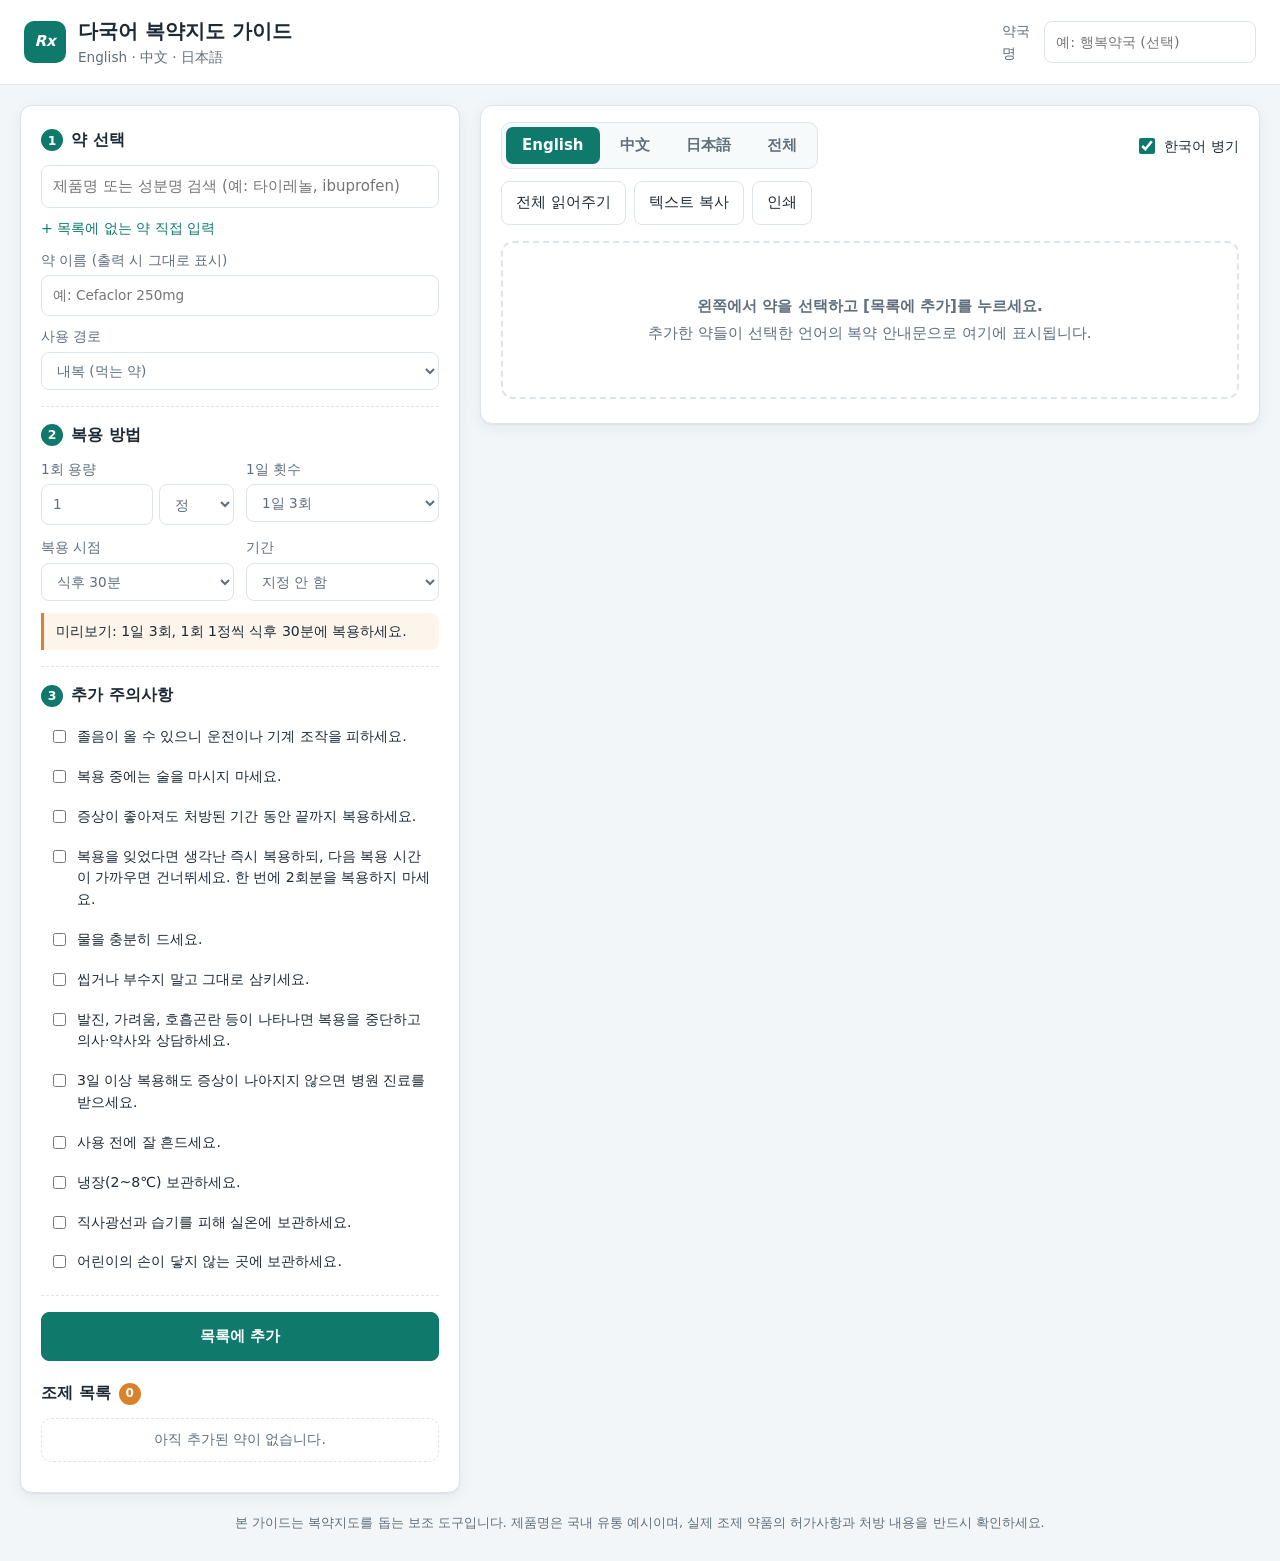
<file: drug_information/index.html>
<!DOCTYPE html>
<html lang="ko">
<head>
  <meta charset="UTF-8">
  <meta name="viewport" content="width=device-width, initial-scale=1">
  <title>다국어 복약지도 가이드</title>
  <link rel="stylesheet" href="style.css">
</head>
<body>
  <header class="app-header">
    <div class="brand">
      <span class="logo" aria-hidden="true">Rx</span>
      <div>
        <h1>다국어 복약지도 가이드</h1>
        <p>English · 中文 · 日本語</p>
      </div>
    </div>
    <label class="pharmacy-field">
      약국명
      <input id="pharmacyName" type="text" placeholder="예: 행복약국 (선택)">
    </label>
  </header>

  <main class="layout">
    <!-- ============ 입력 영역 ============ -->
    <section class="panel input-panel" aria-label="복약 정보 입력">
      <div class="step">
        <h2><span class="num">1</span>약 선택</h2>
        <div class="search-wrap">
          <input id="drugSearch" type="search" autocomplete="off"
                 placeholder="제품명 또는 성분명 검색 (예: 타이레놀, ibuprofen)"
                 aria-controls="drugResults" aria-autocomplete="list">
          <ul id="drugResults" class="results" role="listbox" hidden></ul>
        </div>

        <div id="selectedDrug" class="selected-drug" hidden></div>

        <button type="button" id="customToggle" class="link-btn">+ 목록에 없는 약 직접 입력</button>
        <div id="customFields" class="custom-fields" hidden>
          <label>약 이름 (출력 시 그대로 표시)
            <input id="customName" type="text" placeholder="예: Cefaclor 250mg">
          </label>
          <label>사용 경로
            <select id="customRoute">
              <option value="oral">내복 (먹는 약)</option>
              <option value="eye">점안 (안약)</option>
              <option value="topical">외용 (바르는 약)</option>
            </select>
          </label>
        </div>
      </div>

      <div class="step">
        <h2><span class="num">2</span>복용 방법</h2>
        <div class="form-grid">
          <label id="fQty">1회 용량
            <span class="inline">
              <input id="qty" type="number" min="0.5" step="0.5" value="1">
              <select id="unit"></select>
            </span>
          </label>
          <label>1일 횟수
            <select id="freq"></select>
          </label>
          <label id="fTiming">복용 시점
            <select id="timing"></select>
          </label>
          <label>기간
            <select id="days"></select>
          </label>
          <label id="fInterval" hidden>최소 복용 간격
            <select id="interval"></select>
          </label>
          <label id="fMax" hidden>1일 최대 횟수
            <select id="maxDaily"></select>
          </label>
        </div>
        <p id="previewKo" class="preview-ko"></p>
      </div>

      <div class="step">
        <h2><span class="num">3</span>추가 주의사항</h2>
        <div id="generalList" class="checks"></div>
      </div>

      <div class="add-row">
        <button type="button" id="addBtn" class="primary">목록에 추가</button>
        <button type="button" id="cancelEditBtn" class="ghost" hidden>수정 취소</button>
      </div>

      <div class="step list-step">
        <h2>조제 목록 <span id="listCount" class="count">0</span></h2>
        <ul id="rxList" class="rx-list"></ul>
        <button type="button" id="clearBtn" class="ghost small">전체 비우기</button>
      </div>
    </section>

    <!-- ============ 출력 영역 ============ -->
    <section class="panel output-panel" aria-label="복약지도 출력">
      <div class="toolbar">
        <div class="tabs" role="tablist">
          <button type="button" role="tab" data-lang="en">English</button>
          <button type="button" role="tab" data-lang="zh">中文</button>
          <button type="button" role="tab" data-lang="ja">日本語</button>
          <button type="button" role="tab" data-lang="all">전체</button>
        </div>
        <label class="switch">
          <input id="showKo" type="checkbox" checked>
          <span>한국어 병기</span>
        </label>
      </div>
      <div class="actions">
        <button type="button" id="speakBtn">전체 읽어주기</button>
        <button type="button" id="copyBtn">텍스트 복사</button>
        <button type="button" id="printBtn">인쇄</button>
      </div>
      <div id="output" class="output" aria-live="polite"></div>
    </section>
  </main>

  <footer class="app-footer">
    본 가이드는 복약지도를 돕는 보조 도구입니다. 제품명은 국내 유통 예시이며, 실제 조제 약품의 허가사항과 처방 내용을 반드시 확인하세요.
  </footer>

  <div id="toast" class="toast" role="status"></div>

  <script src="data.js"></script>
  <script src="app.js"></script>
</body>
</html>
</file>
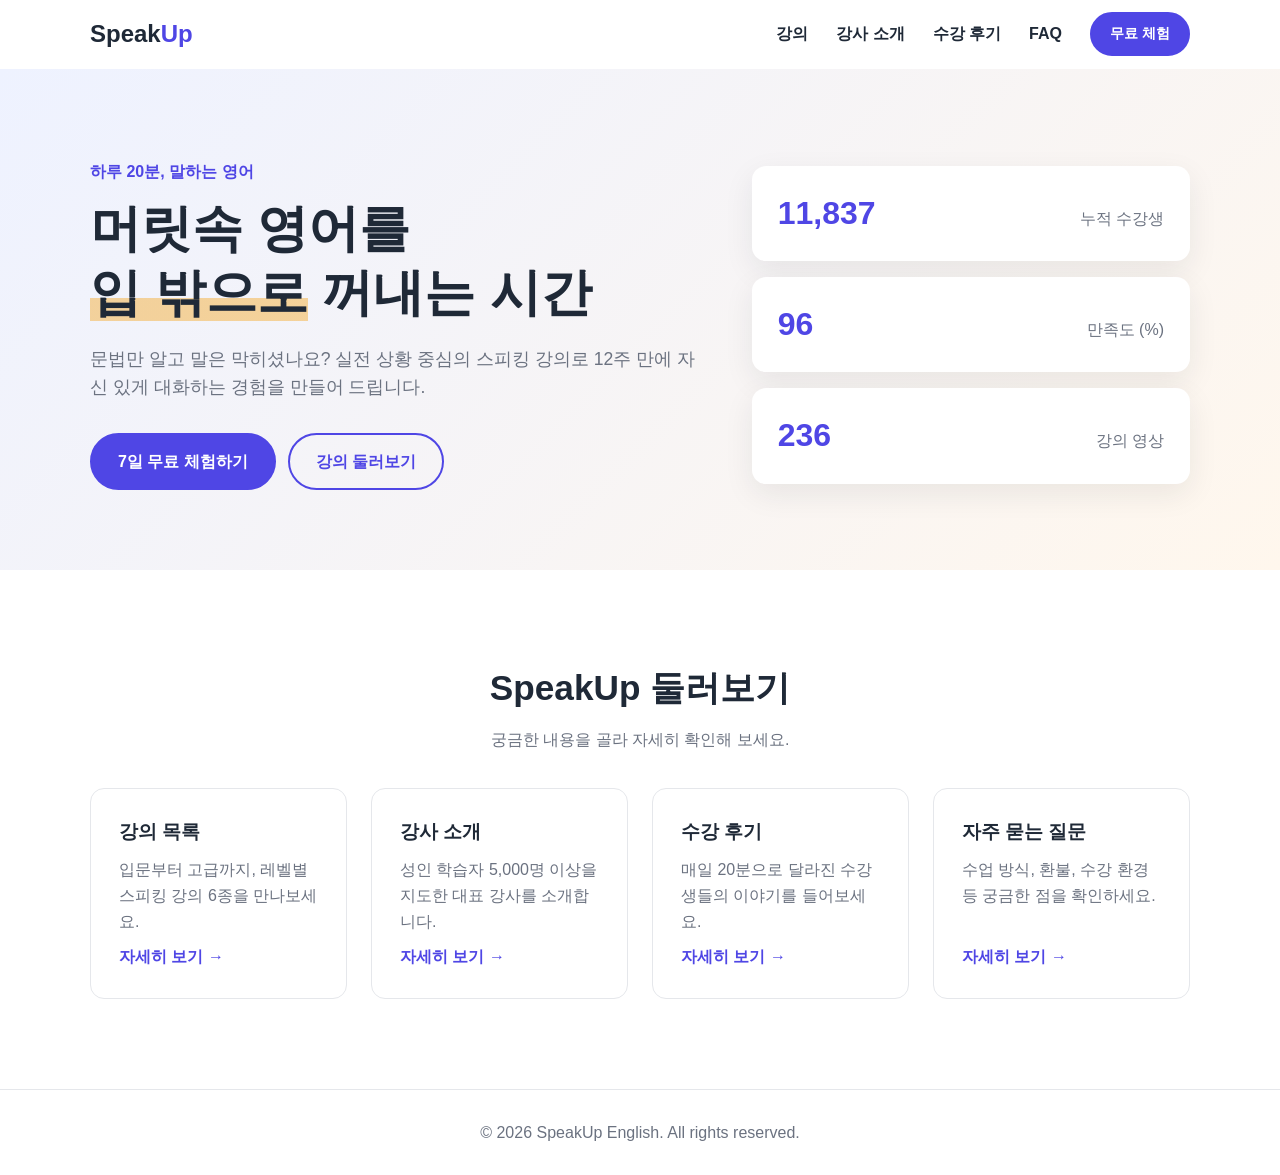
<file: english-course/index.html>
<!DOCTYPE html>
<html lang="ko">
<head>
  <meta charset="UTF-8">
  <meta name="viewport" content="width=device-width, initial-scale=1.0">
  <title>Speak Up English</title>
  <meta name="description" content="하루 20분, 실전 상황 중심의 스피킹 강의 SpeakUp English.">
  <link rel="stylesheet" href="css/style.css">
</head>
<body>
  <!-- 상단 내비게이션 -->
  <header class="header">
    <div class="container nav">
      <a href="index.html" class="logo">Speak<span>Up</span></a>
      <button class="nav-toggle" aria-label="메뉴 열기" aria-expanded="false">☰</button>
      <nav class="nav-menu">
      <a href="courses.html">강의</a>
      <a href="instructor.html">강사 소개</a>
      <a href="reviews.html">수강 후기</a>
      <a href="faq.html">FAQ</a>
        <a href="signup.html" class="btn btn-small">무료 체험</a>
      </nav>
    </div>
  </header>

  <main>
    <!-- 히어로 -->
    <section class="hero">
      <div class="container hero-inner">
        <div class="hero-text">
          <p class="eyebrow">하루 20분, 말하는 영어</p>
          <h1>머릿속 영어를<br><span class="highlight">입 밖으로</span> 꺼내는 시간</h1>
          <p class="hero-desc">
            문법만 알고 말은 막히셨나요? 실전 상황 중심의 스피킹 강의로
            12주 만에 자신 있게 대화하는 경험을 만들어 드립니다.
          </p>
          <div class="hero-actions">
            <a href="signup.html" class="btn">7일 무료 체험하기</a>
            <a href="courses.html" class="btn btn-outline">강의 둘러보기</a>
          </div>
        </div>
        <div class="hero-stats">
          <div class="stat"><strong class="count" data-target="12000">0</strong><span>누적 수강생</span></div>
          <div class="stat"><strong class="count" data-target="98">0</strong><span>만족도 (%)</span></div>
          <div class="stat"><strong class="count" data-target="240">0</strong><span>강의 영상</span></div>
        </div>
      </div>
    </section>

    <!-- 바로가기 -->
    <section class="section">
      <div class="container">
        <h2 class="section-title">SpeakUp 둘러보기</h2>
        <p class="section-sub">궁금한 내용을 골라 자세히 확인해 보세요.</p>
        <div class="home-grid">
          <a href="courses.html" class="home-card">
            <h3>강의 목록</h3>
            <p>입문부터 고급까지, 레벨별 스피킹 강의 6종을 만나보세요.</p>
            <span class="more">자세히 보기 →</span>
          </a>
          <a href="instructor.html" class="home-card">
            <h3>강사 소개</h3>
            <p>성인 학습자 5,000명 이상을 지도한 대표 강사를 소개합니다.</p>
            <span class="more">자세히 보기 →</span>
          </a>
          <a href="reviews.html" class="home-card">
            <h3>수강 후기</h3>
            <p>매일 20분으로 달라진 수강생들의 이야기를 들어보세요.</p>
            <span class="more">자세히 보기 →</span>
          </a>
          <a href="faq.html" class="home-card">
            <h3>자주 묻는 질문</h3>
            <p>수업 방식, 환불, 수강 환경 등 궁금한 점을 확인하세요.</p>
            <span class="more">자세히 보기 →</span>
          </a>
        </div>
      </div>
    </section>
  </main>

  <footer class="footer">
    <div class="container">
      <p>© 2026 SpeakUp English. All rights reserved.</p>
    </div>
  </footer>

  <button class="to-top" aria-label="맨 위로">↑</button>

  <script src="js/common.js"></script>
  <script src="js/home.js"></script>
</body>
</html>
</file>
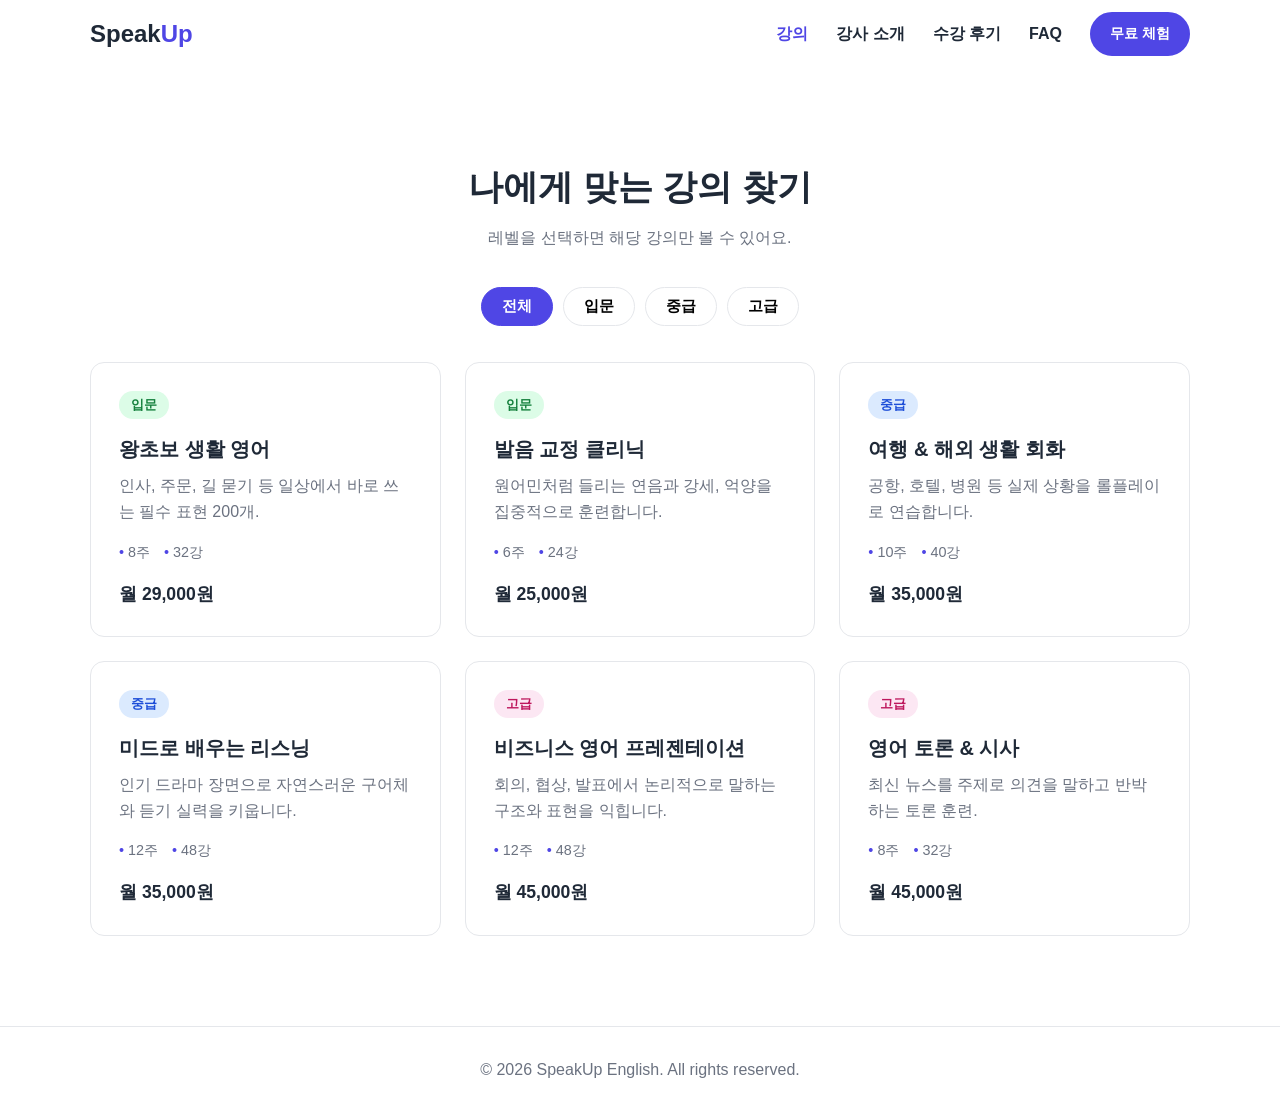
<file: english-course/courses.html>
<!DOCTYPE html>
<html lang="ko">
<head>
  <meta charset="UTF-8">
  <meta name="viewport" content="width=device-width, initial-scale=1.0">
  <title>강의 목록 | Speak Up English</title>
  <meta name="description" content="입문·중급·고급 레벨별 SpeakUp 영어 스피킹 강의 목록.">
  <link rel="stylesheet" href="css/style.css">
</head>
<body>
  <!-- 상단 내비게이션 -->
  <header class="header">
    <div class="container nav">
      <a href="index.html" class="logo">Speak<span>Up</span></a>
      <button class="nav-toggle" aria-label="메뉴 열기" aria-expanded="false">☰</button>
      <nav class="nav-menu">
      <a href="courses.html" class="active" aria-current="page">강의</a>
      <a href="instructor.html">강사 소개</a>
      <a href="reviews.html">수강 후기</a>
      <a href="faq.html">FAQ</a>
        <a href="signup.html" class="btn btn-small">무료 체험</a>
      </nav>
    </div>
  </header>

  <main>
    <!-- 강의 목록 -->
    <section id="courses" class="section">
      <div class="container">
        <h1 class="section-title">나에게 맞는 강의 찾기</h1>
        <p class="section-sub">레벨을 선택하면 해당 강의만 볼 수 있어요.</p>

        <div class="filters" role="tablist">
          <button class="filter active" data-level="all">전체</button>
          <button class="filter" data-level="beginner">입문</button>
          <button class="filter" data-level="intermediate">중급</button>
          <button class="filter" data-level="advanced">고급</button>
        </div>

        <div class="course-grid">
          <article class="course-card" data-level="beginner">
            <span class="badge beginner">입문</span>
            <h3>왕초보 생활 영어</h3>
            <p>인사, 주문, 길 묻기 등 일상에서 바로 쓰는 필수 표현 200개.</p>
            <ul class="meta"><li>8주</li><li>32강</li></ul>
            <p class="price">월 29,000원</p>
          </article>
          <article class="course-card" data-level="beginner">
            <span class="badge beginner">입문</span>
            <h3>발음 교정 클리닉</h3>
            <p>원어민처럼 들리는 연음과 강세, 억양을 집중적으로 훈련합니다.</p>
            <ul class="meta"><li>6주</li><li>24강</li></ul>
            <p class="price">월 25,000원</p>
          </article>
          <article class="course-card" data-level="intermediate">
            <span class="badge intermediate">중급</span>
            <h3>여행 & 해외 생활 회화</h3>
            <p>공항, 호텔, 병원 등 실제 상황을 롤플레이로 연습합니다.</p>
            <ul class="meta"><li>10주</li><li>40강</li></ul>
            <p class="price">월 35,000원</p>
          </article>
          <article class="course-card" data-level="intermediate">
            <span class="badge intermediate">중급</span>
            <h3>미드로 배우는 리스닝</h3>
            <p>인기 드라마 장면으로 자연스러운 구어체와 듣기 실력을 키웁니다.</p>
            <ul class="meta"><li>12주</li><li>48강</li></ul>
            <p class="price">월 35,000원</p>
          </article>
          <article class="course-card" data-level="advanced">
            <span class="badge advanced">고급</span>
            <h3>비즈니스 영어 프레젠테이션</h3>
            <p>회의, 협상, 발표에서 논리적으로 말하는 구조와 표현을 익힙니다.</p>
            <ul class="meta"><li>12주</li><li>48강</li></ul>
            <p class="price">월 45,000원</p>
          </article>
          <article class="course-card" data-level="advanced">
            <span class="badge advanced">고급</span>
            <h3>영어 토론 & 시사</h3>
            <p>최신 뉴스를 주제로 의견을 말하고 반박하는 토론 훈련.</p>
            <ul class="meta"><li>8주</li><li>32강</li></ul>
            <p class="price">월 45,000원</p>
          </article>
        </div>
      </div>
    </section>
  </main>

  <footer class="footer">
    <div class="container">
      <p>© 2026 SpeakUp English. All rights reserved.</p>
    </div>
  </footer>

  <button class="to-top" aria-label="맨 위로">↑</button>

  <script src="js/common.js"></script>
  <script src="js/courses.js"></script>
</body>
</html>
</file>
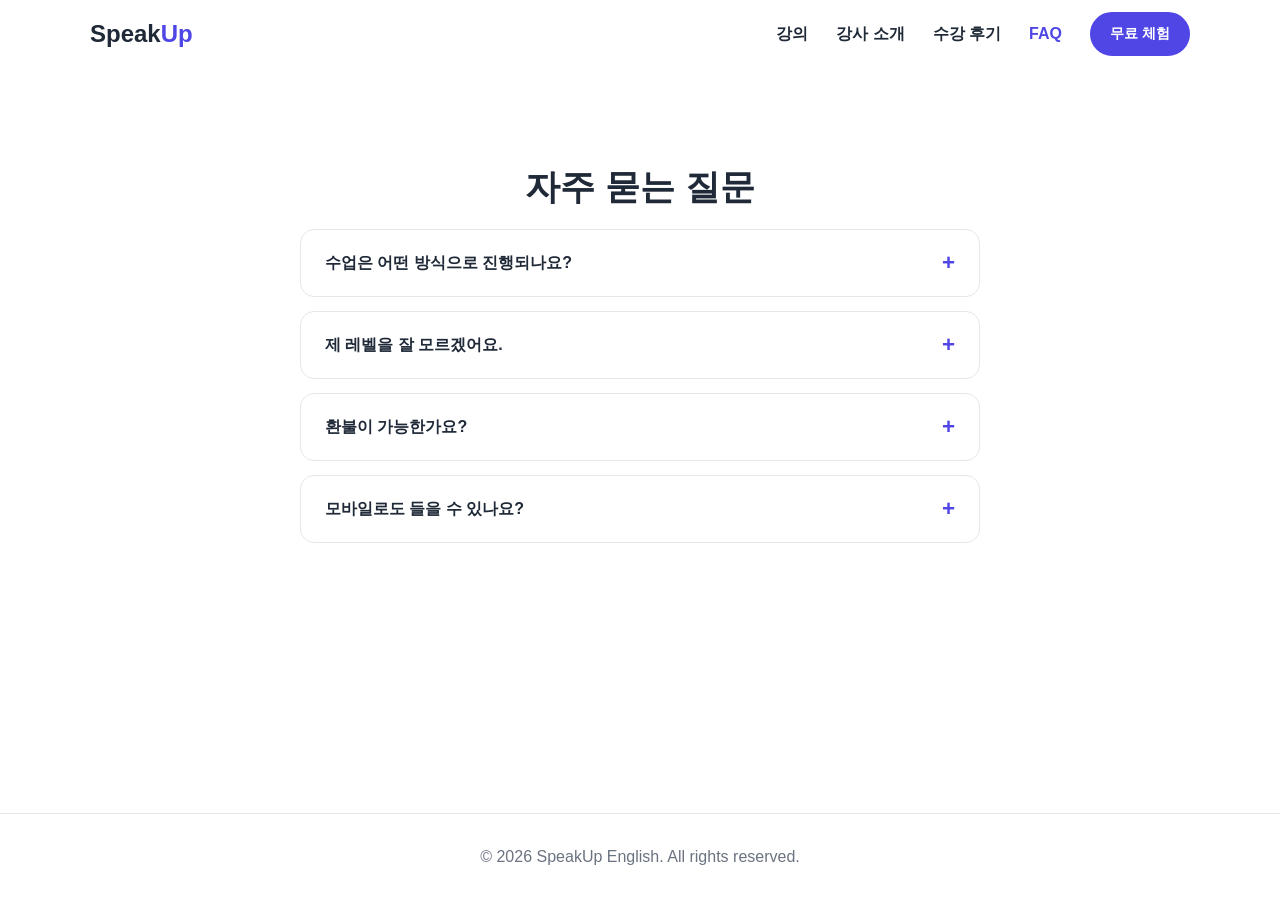
<file: english-course/faq.html>
<!DOCTYPE html>
<html lang="ko">
<head>
  <meta charset="UTF-8">
  <meta name="viewport" content="width=device-width, initial-scale=1.0">
  <title>FAQ | Speak Up English</title>
  <meta name="description" content="SpeakUp English 수업 방식, 환불, 수강 환경 등 자주 묻는 질문.">
  <link rel="stylesheet" href="css/style.css">
</head>
<body>
  <!-- 상단 내비게이션 -->
  <header class="header">
    <div class="container nav">
      <a href="index.html" class="logo">Speak<span>Up</span></a>
      <button class="nav-toggle" aria-label="메뉴 열기" aria-expanded="false">☰</button>
      <nav class="nav-menu">
      <a href="courses.html">강의</a>
      <a href="instructor.html">강사 소개</a>
      <a href="reviews.html">수강 후기</a>
      <a href="faq.html" class="active" aria-current="page">FAQ</a>
        <a href="signup.html" class="btn btn-small">무료 체험</a>
      </nav>
    </div>
  </header>

  <main>
    <!-- FAQ -->
    <section id="faq" class="section">
      <div class="container narrow">
        <h1 class="section-title">자주 묻는 질문</h1>
        <div class="faq-item">
          <button class="faq-q">수업은 어떤 방식으로 진행되나요?<span>+</span></button>
          <div class="faq-a"><p>녹화 강의 + 주 1회 라이브 스피킹 세션으로 진행됩니다. 강의는 언제든 다시 볼 수 있어요.</p></div>
        </div>
        <div class="faq-item">
          <button class="faq-q">제 레벨을 잘 모르겠어요.<span>+</span></button>
          <div class="faq-a"><p>무료 체험 신청 시 5분 레벨 테스트를 제공하고, 결과에 맞는 강의를 추천해 드립니다.</p></div>
        </div>
        <div class="faq-item">
          <button class="faq-q">환불이 가능한가요?<span>+</span></button>
          <div class="faq-a"><p>결제 후 7일 이내, 수강 진도 20% 미만이면 전액 환불해 드립니다.</p></div>
        </div>
        <div class="faq-item">
          <button class="faq-q">모바일로도 들을 수 있나요?<span>+</span></button>
          <div class="faq-a"><p>네, PC·태블릿·스마트폰 어디서든 수강할 수 있습니다.</p></div>
        </div>
      </div>
    </section>
  </main>

  <footer class="footer">
    <div class="container">
      <p>© 2026 SpeakUp English. All rights reserved.</p>
    </div>
  </footer>

  <button class="to-top" aria-label="맨 위로">↑</button>

  <script src="js/common.js"></script>
  <script src="js/faq.js"></script>
</body>
</html>
</file>
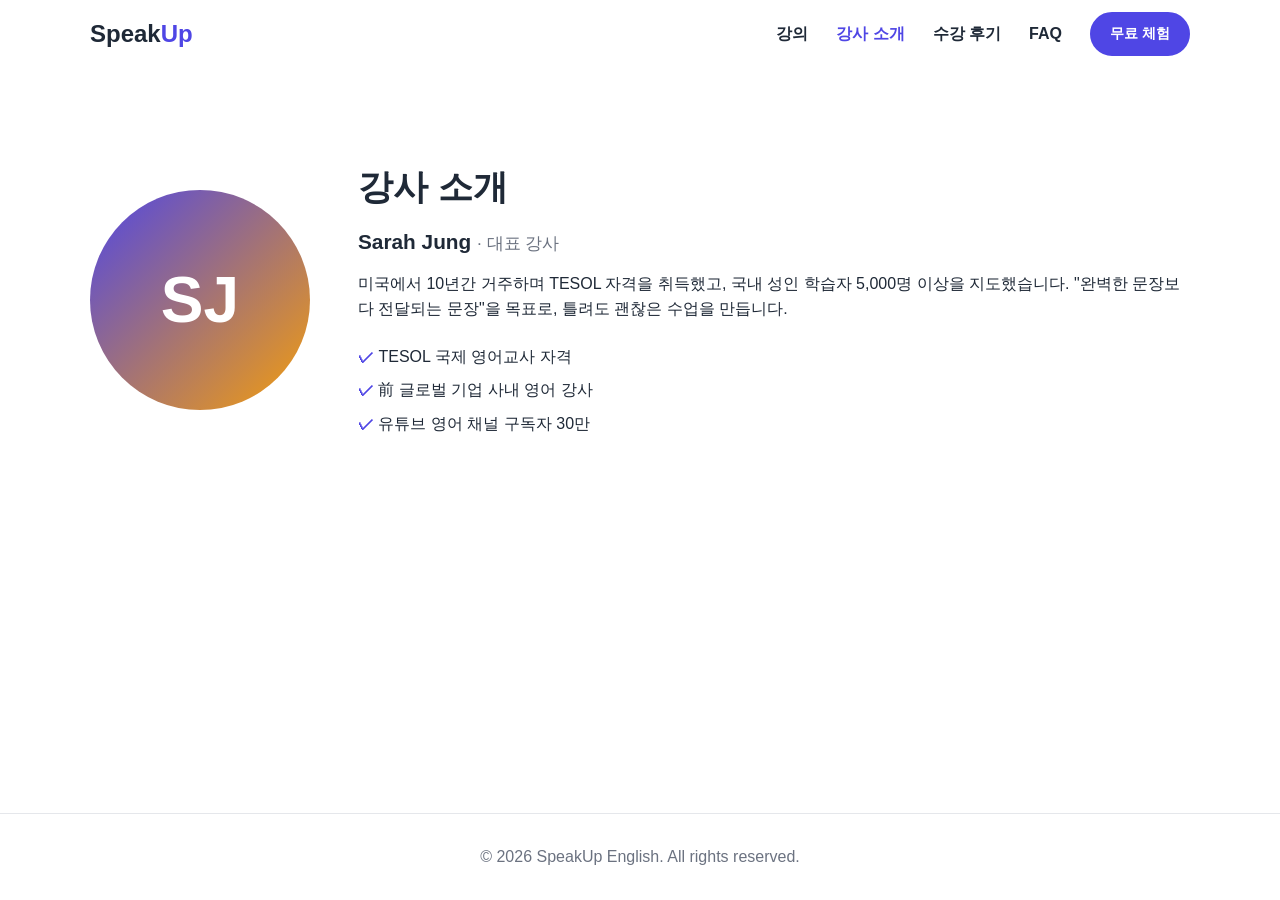
<file: english-course/instructor.html>
<!DOCTYPE html>
<html lang="ko">
<head>
  <meta charset="UTF-8">
  <meta name="viewport" content="width=device-width, initial-scale=1.0">
  <title>강사 소개 | Speak Up English</title>
  <meta name="description" content="SpeakUp English 대표 강사 Sarah Jung을 소개합니다.">
  <link rel="stylesheet" href="css/style.css">
</head>
<body>
  <!-- 상단 내비게이션 -->
  <header class="header">
    <div class="container nav">
      <a href="index.html" class="logo">Speak<span>Up</span></a>
      <button class="nav-toggle" aria-label="메뉴 열기" aria-expanded="false">☰</button>
      <nav class="nav-menu">
      <a href="courses.html">강의</a>
      <a href="instructor.html" class="active" aria-current="page">강사 소개</a>
      <a href="reviews.html">수강 후기</a>
      <a href="faq.html">FAQ</a>
        <a href="signup.html" class="btn btn-small">무료 체험</a>
      </nav>
    </div>
  </header>

  <main>
    <!-- 강사 소개 -->
    <section id="instructor" class="section">
      <div class="container instructor">
        <div class="instructor-photo" aria-hidden="true">SJ</div>
        <div>
          <h1 class="section-title left">강사 소개</h1>
          <h3 class="instructor-name">Sarah Jung <small>· 대표 강사</small></h3>
          <p>
            미국에서 10년간 거주하며 TESOL 자격을 취득했고, 국내 성인 학습자
            5,000명 이상을 지도했습니다. "완벽한 문장보다 전달되는 문장"을
            목표로, 틀려도 괜찮은 수업을 만듭니다.
          </p>
          <ul class="check-list">
            <li>TESOL 국제 영어교사 자격</li>
            <li>前 글로벌 기업 사내 영어 강사</li>
            <li>유튜브 영어 채널 구독자 30만</li>
          </ul>
        </div>
      </div>
    </section>
  </main>

  <footer class="footer">
    <div class="container">
      <p>© 2026 SpeakUp English. All rights reserved.</p>
    </div>
  </footer>

  <button class="to-top" aria-label="맨 위로">↑</button>

  <script src="js/common.js"></script>
</body>
</html>
</file>
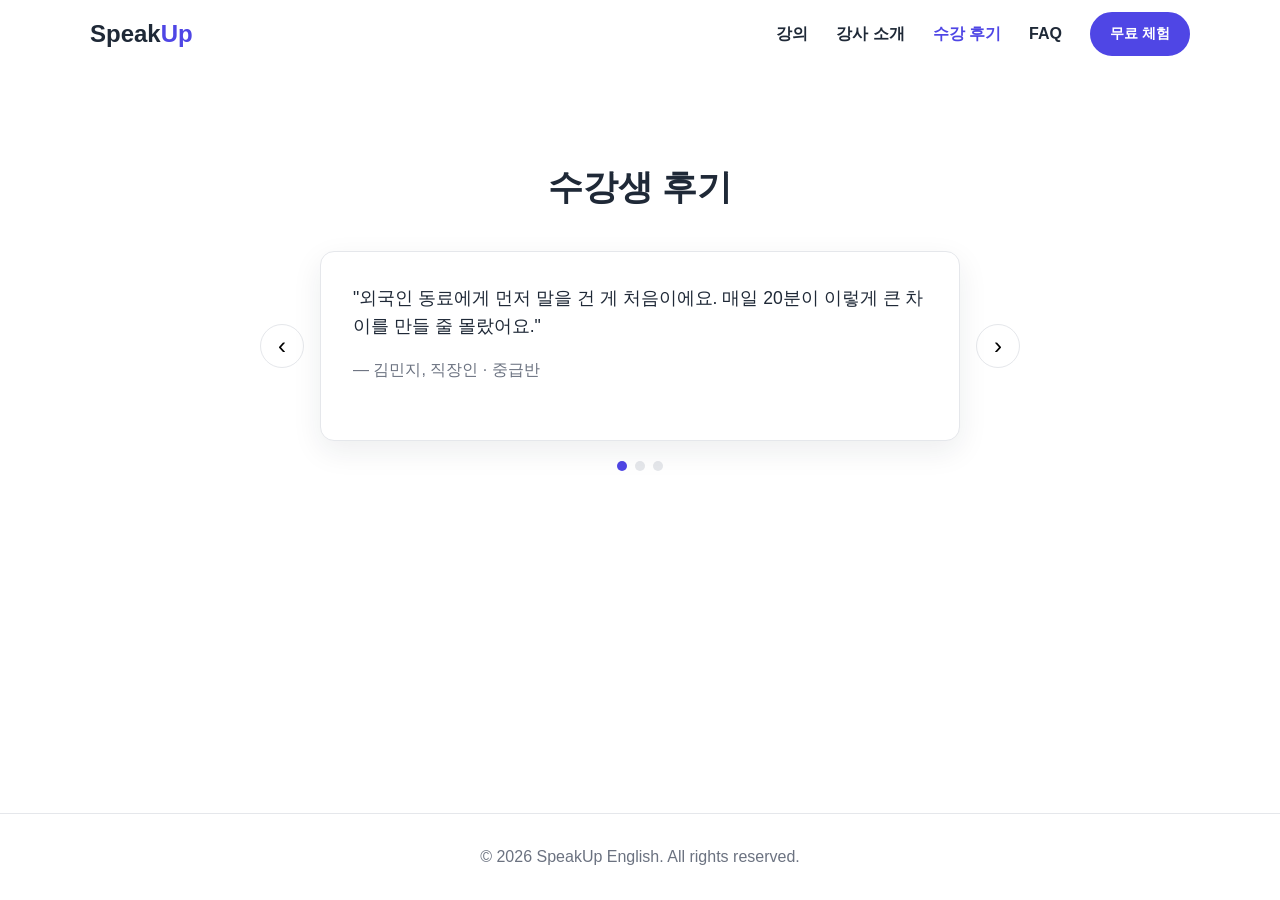
<file: english-course/reviews.html>
<!DOCTYPE html>
<html lang="ko">
<head>
  <meta charset="UTF-8">
  <meta name="viewport" content="width=device-width, initial-scale=1.0">
  <title>수강 후기 | Speak Up English</title>
  <meta name="description" content="SpeakUp English 수강생들의 생생한 후기.">
  <link rel="stylesheet" href="css/style.css">
</head>
<body>
  <!-- 상단 내비게이션 -->
  <header class="header">
    <div class="container nav">
      <a href="index.html" class="logo">Speak<span>Up</span></a>
      <button class="nav-toggle" aria-label="메뉴 열기" aria-expanded="false">☰</button>
      <nav class="nav-menu">
      <a href="courses.html">강의</a>
      <a href="instructor.html">강사 소개</a>
      <a href="reviews.html" class="active" aria-current="page">수강 후기</a>
      <a href="faq.html">FAQ</a>
        <a href="signup.html" class="btn btn-small">무료 체험</a>
      </nav>
    </div>
  </header>

  <main>
    <!-- 수강 후기 -->
    <section id="reviews" class="section">
      <div class="container">
        <h1 class="section-title">수강생 후기</h1>
        <div class="slider">
          <button class="slide-btn prev" aria-label="이전 후기">‹</button>
          <div class="slides">
            <blockquote class="slide active">
              <p>"외국인 동료에게 먼저 말을 건 게 처음이에요. 매일 20분이 이렇게 큰 차이를 만들 줄 몰랐어요."</p>
              <cite>— 김민지, 직장인 · 중급반</cite>
            </blockquote>
            <blockquote class="slide">
              <p>"발음 클리닉 듣고 나서 제 영어를 녹음해 듣는 게 더 이상 부끄럽지 않아요."</p>
              <cite>— 이준호, 대학생 · 입문반</cite>
            </blockquote>
            <blockquote class="slide">
              <p>"해외 컨퍼런스 발표를 무사히 마쳤습니다. 발표 구조 잡는 법이 정말 유용했어요."</p>
              <cite>— 박서연, 마케터 · 고급반</cite>
            </blockquote>
          </div>
          <button class="slide-btn next" aria-label="다음 후기">›</button>
        </div>
        <div class="dots"></div>
      </div>
    </section>
  </main>

  <footer class="footer">
    <div class="container">
      <p>© 2026 SpeakUp English. All rights reserved.</p>
    </div>
  </footer>

  <button class="to-top" aria-label="맨 위로">↑</button>

  <script src="js/common.js"></script>
  <script src="js/reviews.js"></script>
</body>
</html>
</file>
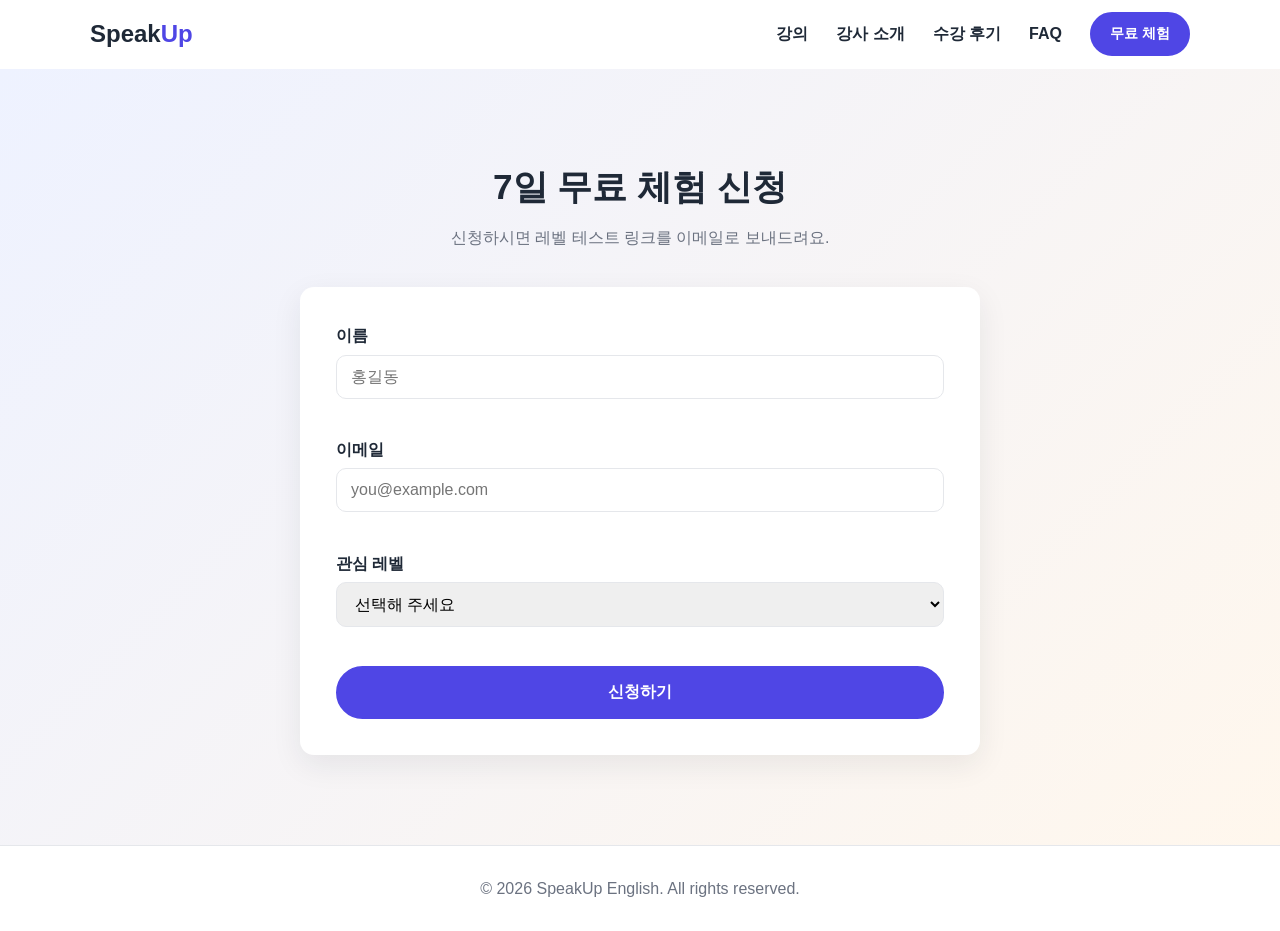
<file: english-course/signup.html>
<!DOCTYPE html>
<html lang="ko">
<head>
  <meta charset="UTF-8">
  <meta name="viewport" content="width=device-width, initial-scale=1.0">
  <title>무료 체험 신청 | Speak Up English</title>
  <meta name="description" content="SpeakUp English 7일 무료 체험을 신청하세요.">
  <link rel="stylesheet" href="css/style.css">
</head>
<body>
  <!-- 상단 내비게이션 -->
  <header class="header">
    <div class="container nav">
      <a href="index.html" class="logo">Speak<span>Up</span></a>
      <button class="nav-toggle" aria-label="메뉴 열기" aria-expanded="false">☰</button>
      <nav class="nav-menu">
      <a href="courses.html">강의</a>
      <a href="instructor.html">강사 소개</a>
      <a href="reviews.html">수강 후기</a>
      <a href="faq.html">FAQ</a>
        <a href="signup.html" class="btn btn-small" aria-current="page">무료 체험</a>
      </nav>
    </div>
  </header>

  <main>
    <!-- 무료 체험 신청 -->
    <section id="signup" class="section signup">
      <div class="container narrow">
        <h1 class="section-title">7일 무료 체험 신청</h1>
        <p class="section-sub">신청하시면 레벨 테스트 링크를 이메일로 보내드려요.</p>
        <form class="signup-form" novalidate>
          <div class="field">
            <label for="name">이름</label>
            <input id="name" name="name" type="text" placeholder="홍길동">
            <small class="error"></small>
          </div>
          <div class="field">
            <label for="email">이메일</label>
            <input id="email" name="email" type="email" placeholder="you@example.com">
            <small class="error"></small>
          </div>
          <div class="field">
            <label for="level">관심 레벨</label>
            <select id="level" name="level">
              <option value="">선택해 주세요</option>
              <option value="beginner">입문</option>
              <option value="intermediate">중급</option>
              <option value="advanced">고급</option>
            </select>
            <small class="error"></small>
          </div>
          <button type="submit" class="btn btn-full">신청하기</button>
          <p class="form-success" hidden></p>
        </form>
      </div>
    </section>
  </main>

  <footer class="footer">
    <div class="container">
      <p>© 2026 SpeakUp English. All rights reserved.</p>
    </div>
  </footer>

  <button class="to-top" aria-label="맨 위로">↑</button>

  <script src="js/common.js"></script>
  <script src="js/signup.js"></script>
</body>
</html>
</file>
<file: drug_information/style.css>
/* =========================================================
 * 다국어 복약지도 가이드 - 스타일
 * ========================================================= */
:root {
  --bg: #f3f6f8;
  --surface: #ffffff;
  --surface-2: #f7fafb;
  --border: #dde4ea;
  --text: #1d2a35;
  --muted: #5f6f7c;
  --primary: #0f7a6c;
  --primary-hover: #0b6458;
  --primary-soft: #e3f3f0;
  --accent: #d9822b;
  --danger: #c0392b;
  --radius: 12px;
  --on-primary: #ffffff;
  --primary-2: #13998a;
  --border-strong: #c5d0d8;
  --hover: rgba(0, 0, 0, .06);
  --warm-soft: #fdf5ec;
  --warm-bg: #fffaf3;
  --warm-border: #f0d9bf;
  --warm-line: #f3e4d2;
  --warm-chip: #fbe6cd;
  --warm-text: #9a5512;
  --toast-bg: #1d2a35;
  --toast-fg: #ffffff;
  --shadow: 0 1px 2px rgba(16, 40, 60, .06), 0 4px 16px rgba(16, 40, 60, .06);
  font-family: "Pretendard", "Apple SD Gothic Neo", "Malgun Gothic", "Noto Sans KR",
               "Noto Sans SC", "Noto Sans JP", "Microsoft YaHei", "Meiryo", system-ui, sans-serif;
}

@media (prefers-color-scheme: dark) {
  :root:not([data-theme="light"]) {
    --bg: #0f171c; --surface: #172229; --surface-2: #1d2a32; --border: #2c3b45; --text: #e4ecf0; --muted: #9aabb6;
    --primary: #2fb3a1; --primary-hover: #45c4b2; --primary-soft: #183a37; --accent: #e89a4c; --danger: #ec6a5c;
    --on-primary: #08201d; --primary-2: #1f8f81; --border-strong: #3c4e5a; --hover: rgba(255, 255, 255, .08);
    --warm-soft: #2c241b; --warm-bg: #1f1a14; --warm-border: #4a3a28; --warm-line: #3d3022; --warm-chip: #3d2f1f; --warm-text: #f0b77a;
    --toast-bg: #e4ecf0; --toast-fg: #0f171c;
    --shadow: 0 1px 2px rgba(0, 0, 0, .3), 0 4px 16px rgba(0, 0, 0, .25);
    color-scheme: dark;
  }
}
:root[data-theme="dark"] {
  --bg: #0f171c; --surface: #172229; --surface-2: #1d2a32; --border: #2c3b45; --text: #e4ecf0; --muted: #9aabb6;
  --primary: #2fb3a1; --primary-hover: #45c4b2; --primary-soft: #183a37; --accent: #e89a4c; --danger: #ec6a5c;
  --on-primary: #08201d; --primary-2: #1f8f81; --border-strong: #3c4e5a; --hover: rgba(255, 255, 255, .08);
  --warm-soft: #2c241b; --warm-bg: #1f1a14; --warm-border: #4a3a28; --warm-line: #3d3022; --warm-chip: #3d2f1f; --warm-text: #f0b77a;
  --toast-bg: #e4ecf0; --toast-fg: #0f171c;
  --shadow: 0 1px 2px rgba(0, 0, 0, .3), 0 4px 16px rgba(0, 0, 0, .25);
  color-scheme: dark;
}

* { box-sizing: border-box; }

body {
  margin: 0;
  background: var(--bg);
  color: var(--text);
  font-size: 15px;
  line-height: 1.55;
}

button, input, select { font: inherit; color: inherit; }

/* ---------------- 헤더 ---------------- */
.app-header {
  display: flex;
  align-items: center;
  justify-content: space-between;
  gap: 16px;
  flex-wrap: wrap;
  padding-block: 16px;
  padding-left: max(24px, env(safe-area-inset-left, 0px));
  padding-right: max(24px, env(safe-area-inset-right, 0px));
  background: var(--surface);
  border-bottom: 1px solid var(--border);
}
.brand { display: flex; align-items: center; gap: 12px; }
.logo {
  display: grid; place-items: center;
  width: 42px; height: 42px;
  border-radius: 10px;
  background: var(--primary);
  color: var(--on-primary);
  font-weight: 800;
  font-style: italic;
}
.brand h1 { margin: 0; font-size: 1.25rem; }
.brand p { margin: 0; color: var(--muted); font-size: .85rem; }
.pharmacy-field { display: flex; align-items: center; gap: 8px; font-size: .9rem; color: var(--muted); }
.pharmacy-field input { width: 200px; }

/* ---------------- 레이아웃 ---------------- */
.layout {
  display: grid;
  grid-template-columns: minmax(340px, 440px) 1fr;
  gap: 20px;
  max-width: 1320px;
  margin: 20px auto;
  padding-left: max(20px, env(safe-area-inset-left, 0px));
  padding-right: max(20px, env(safe-area-inset-right, 0px));
  align-items: start;
}
.panel {
  background: var(--surface);
  border: 1px solid var(--border);
  border-radius: var(--radius);
  box-shadow: var(--shadow);
}
.input-panel { padding: 6px 20px 20px; }
.output-panel { padding: 16px 20px 24px; position: sticky; top: calc(16px + env(safe-area-inset-top, 0px)); max-height: calc(100vh - 32px); overflow: auto; }

/* ---------------- 입력 단계 ---------------- */
.step { padding: 16px 0; border-bottom: 1px dashed var(--border); }
.step h2 {
  display: flex; align-items: center; gap: 8px;
  margin: 0 0 12px;
  font-size: 1rem;
}
.num {
  display: inline-grid; place-items: center;
  width: 22px; height: 22px;
  border-radius: 50%;
  background: var(--primary);
  color: var(--on-primary);
  font-size: .78rem;
}

input[type="text"], input[type="search"], input[type="number"], select {
  width: 100%;
  padding: 9px 11px;
  border: 1px solid var(--border);
  border-radius: 8px;
  background: var(--surface);
  outline: none;
  transition: border-color .15s, box-shadow .15s;
}
input:focus, select:focus {
  border-color: var(--primary);
  box-shadow: 0 0 0 3px var(--primary-soft);
}
select:disabled { background: var(--surface-2); color: var(--muted); }

.search-wrap { position: relative; }
.results {
  position: absolute; z-index: 20;
  top: calc(100% + 4px); left: 0; right: 0;
  max-height: 340px; overflow: auto;
  margin: 0; padding: 4px;
  list-style: none;
  background: var(--surface);
  border: 1px solid var(--border);
  border-radius: 10px;
  box-shadow: var(--shadow);
}
.results li { padding: 8px 10px; border-radius: 8px; cursor: pointer; }
.results li:hover, .results li.active { background: var(--primary-soft); }
.results li.empty { color: var(--muted); cursor: default; font-size: .9rem; }
.results li.empty:hover { background: none; }
.r-main { display: flex; align-items: center; gap: 8px; flex-wrap: wrap; }
.r-sub { color: var(--muted); font-size: .82rem; }

.badge {
  display: inline-block;
  padding: 1px 8px;
  border-radius: 999px;
  background: var(--primary-soft);
  color: var(--primary);
  font-size: .72rem;
  font-weight: 600;
  white-space: nowrap;
}

.selected-drug {
  margin-top: 12px;
  padding: 12px 14px;
  border: 1px solid var(--primary);
  border-radius: 10px;
  background: var(--primary-soft);
}
.sd-head { display: flex; justify-content: space-between; align-items: flex-start; gap: 8px; }
.sd-head strong { margin-right: 6px; }
.sd-ing { color: var(--muted); font-size: .85rem; }
.sd-use { margin-top: 8px; font-size: .9rem; }
.sd-use b, .sd-warn b { color: var(--primary); margin-right: 4px; }
.sd-warn { margin-top: 6px; font-size: .85rem; }
.sd-warn ul { margin: 4px 0 0; padding-left: 18px; }
.icon-btn {
  border: none; background: transparent; cursor: pointer;
  color: var(--muted); font-size: 1rem; padding: 2px 6px; border-radius: 6px;
}
.icon-btn:hover { background: var(--hover); }

.link-btn {
  margin-top: 10px;
  padding: 0;
  border: none; background: none;
  color: var(--primary);
  font-size: .88rem;
  cursor: pointer;
}
.link-btn:hover { text-decoration: underline; }
.custom-fields { display: grid; gap: 10px; margin-top: 10px; }

.form-grid { display: grid; grid-template-columns: 1fr 1fr; gap: 12px; }
.form-grid label, .custom-fields label {
  display: flex; flex-direction: column; gap: 4px;
  font-size: .85rem; color: var(--muted);
}
.form-grid label[hidden] { display: none; }
.inline { display: flex; gap: 6px; }
.inline input { flex: 1 1 60%; min-width: 0; }
.inline select { flex: 1 1 40%; min-width: 0; }

.preview-ko {
  margin: 12px 0 0;
  padding: 8px 12px;
  border-left: 3px solid var(--accent);
  background: var(--warm-soft);
  border-radius: 0 8px 8px 0;
  font-size: .88rem;
}

.checks { display: grid; gap: 6px; }
.check {
  display: flex; align-items: flex-start; gap: 8px;
  padding: 6px 8px;
  border-radius: 8px;
  font-size: .88rem;
  cursor: pointer;
}
.check:hover { background: var(--surface-2); }
.check input { margin-top: 4px; accent-color: var(--primary); }

/* ---------------- 버튼 ---------------- */
button { cursor: pointer; }
.primary, .ghost, .actions button, .rx-actions button {
  border-radius: 8px;
  padding: 9px 14px;
  border: 1px solid var(--border);
  background: var(--surface);
  transition: background .15s, border-color .15s;
}
.primary {
  width: 100%;
  background: var(--primary);
  border-color: var(--primary);
  color: var(--on-primary);
  font-weight: 700;
  padding: 12px;
}
.primary:hover { background: var(--primary-hover); }
.ghost:hover, .actions button:hover, .rx-actions button:hover { background: var(--surface-2); border-color: var(--border-strong); }
.small { padding: 5px 10px; font-size: .82rem; }
.add-row { display: flex; gap: 8px; padding: 16px 0 4px; }
.add-row .ghost { flex: 0 0 auto; }

/* ---------------- 조제 목록 ---------------- */
.list-step { border-bottom: none; padding-bottom: 0; }
.count {
  display: inline-grid; place-items: center;
  min-width: 22px; height: 22px; padding: 0 6px;
  border-radius: 999px;
  background: var(--accent);
  color: var(--on-primary);
  font-size: .75rem;
}
.rx-list { list-style: none; margin: 0 0 10px; padding: 0; display: grid; gap: 8px; }
.rx-list li {
  display: flex; justify-content: space-between; align-items: center; gap: 10px;
  padding: 10px 12px;
  border: 1px solid var(--border);
  border-radius: 10px;
  background: var(--surface-2);
}
.rx-list li.editing { border-color: var(--accent); background: var(--warm-soft); }
.rx-list li.empty { color: var(--muted); font-size: .88rem; justify-content: center; background: none; border-style: dashed; }
.rx-info { display: flex; flex-direction: column; min-width: 0; }
.rx-info span { color: var(--muted); font-size: .82rem; }
.rx-actions { display: flex; gap: 4px; flex-shrink: 0; }
.rx-actions button { padding: 4px 8px; font-size: .8rem; }
.rx-actions button:disabled { opacity: .35; cursor: default; }
.rx-actions .danger { color: var(--danger); }

/* ---------------- 출력 툴바 ---------------- */
.toolbar {
  display: flex; justify-content: space-between; align-items: center;
  gap: 12px; flex-wrap: wrap;
}
.tabs { display: flex; gap: 4px; padding: 4px; background: var(--surface-2); border: 1px solid var(--border); border-radius: 10px; }
.tabs button {
  padding: 7px 16px;
  border: none; border-radius: 7px;
  background: transparent;
  font-weight: 600;
  color: var(--muted);
}
.tabs button[aria-selected="true"] { background: var(--primary); color: var(--on-primary); }
.switch { display: flex; align-items: center; gap: 6px; font-size: .9rem; cursor: pointer; }
.switch input { accent-color: var(--primary); width: 16px; height: 16px; }
.actions { display: flex; gap: 8px; margin: 12px 0 16px; flex-wrap: wrap; }

/* ---------------- 복약 안내문 ---------------- */
.output { display: grid; gap: 20px; }
.placeholder {
  padding: 48px 20px;
  text-align: center;
  color: var(--muted);
  border: 2px dashed var(--border);
  border-radius: var(--radius);
}
.placeholder p { margin: 4px 0; }

.guide {
  border: 1px solid var(--border);
  border-radius: var(--radius);
  overflow: hidden;
  background: var(--surface);
}
.g-head {
  padding: 16px 20px;
  background: linear-gradient(135deg, var(--primary), var(--primary-2));
  color: var(--on-primary);
}
.g-head h3 { margin: 0; font-size: 1.35rem; }
.ko-inline { font-size: .85rem; font-weight: 500; opacity: .8; margin-left: 6px; }
.g-meta { font-size: .85rem; opacity: .9; margin-top: 2px; }

.g-items { list-style: none; margin: 0; padding: 0; }
.g-item { padding: 18px 20px; border-bottom: 1px solid var(--border); }
.g-item:last-child { border-bottom: none; }
.g-name { display: flex; gap: 12px; align-items: flex-start; margin-bottom: 10px; }
.g-name strong { font-size: 1.12rem; display: block; }
.g-name small { display: block; color: var(--muted); font-size: .8rem; }
.g-idx {
  flex-shrink: 0;
  display: grid; place-items: center;
  width: 28px; height: 28px;
  border-radius: 50%;
  background: var(--accent);
  color: var(--on-primary);
  font-weight: 700;
}

.g-item dl {
  display: grid;
  grid-template-columns: 110px 1fr;
  gap: 8px 14px;
  margin: 0;
  padding-left: 40px;
}
.g-item dt { font-weight: 700; color: var(--primary); font-size: .88rem; padding-top: 2px; }
.g-item dd { margin: 0; }
.g-item dd p { margin: 0 0 4px; }
.g-how p { font-size: 1.05rem; font-weight: 600; }
.g-caution { margin: 0; padding-left: 18px; }
.g-caution li { margin-bottom: 4px; }
.g-caution li::marker { color: var(--accent); }

.ko {
  display: block;
  color: var(--muted);
  font-size: .8rem;
  font-weight: 400;
  margin-top: 1px;
}
.g-foot {
  padding: 12px 20px;
  background: var(--surface-2);
  border-top: 1px solid var(--border);
  color: var(--muted);
  font-size: .9rem;
  text-align: center;
}

/* ---------------- 복약지도 스크립트 ---------------- */
.lang-group { display: grid; gap: 14px; }
.script {
  border: 1px solid var(--warm-border);
  border-radius: var(--radius);
  background: var(--warm-bg);
  padding: 16px 20px 20px;
}
.s-head h3 { margin: 0; font-size: 1.05rem; display: flex; align-items: center; gap: 8px; }
.s-head .badge { background: var(--warm-chip); color: var(--warm-text); }
.s-head p { margin: 4px 0 0; color: var(--muted); font-size: .82rem; }
.s-block { margin-top: 14px; }
.s-label {
  display: inline-block;
  margin-bottom: 6px;
  padding: 2px 10px;
  border-radius: 6px;
  background: var(--warm-chip);
  color: var(--warm-text);
  font-size: .78rem;
  font-weight: 700;
}
.s-line {
  display: flex; align-items: flex-start; gap: 10px;
  margin: 0 0 6px;
  padding: 8px 12px;
  background: var(--surface);
  border: 1px solid var(--warm-line);
  border-radius: 4px 14px 14px 14px;
  font-size: 1.05rem;
  line-height: 1.6;
}
.s-text { flex: 1; min-width: 0; }
.play {
  flex-shrink: 0;
  display: grid; place-items: center;
  width: 28px; height: 28px;
  margin-top: 1px;
  border: 1px solid var(--warm-border);
  border-radius: 50%;
  background: var(--surface);
  color: var(--accent);
  font-size: .7rem;
}
.play:hover { background: var(--accent); color: var(--on-primary); border-color: var(--accent); }

/* ---------------- 기타 ---------------- */
.app-footer {
  max-width: 1320px;
  margin: 0 auto 28px;
  padding-left: max(16px, env(safe-area-inset-left, 0px));
  padding-right: max(16px, env(safe-area-inset-right, 0px));
  color: var(--muted);
  font-size: .8rem;
  text-align: center;
}
.toast {
  position: fixed;
  left: 50%; bottom: calc(24px + env(safe-area-inset-bottom, 0px));
  transform: translate(-50%, 20px);
  padding: 10px 18px;
  border-radius: 999px;
  background: var(--toast-bg);
  color: var(--toast-fg);
  font-size: .9rem;
  opacity: 0;
  pointer-events: none;
  transition: opacity .2s, transform .2s;
  z-index: 100;
}
.toast.show { opacity: 1; transform: translate(-50%, 0); }

/* ---------------- 반응형 ---------------- */
@media (max-width: 900px) {
  .layout { grid-template-columns: 1fr; padding-left: max(16px, env(safe-area-inset-left, 0px)); padding-right: max(16px, env(safe-area-inset-right, 0px)); }
  .layout > * { min-width: 0; }
  .output-panel { position: static; max-height: none; }
  .app-header { padding-block: 14px; padding-left: max(16px, env(safe-area-inset-left, 0px)); padding-right: max(16px, env(safe-area-inset-right, 0px)); }
  .pharmacy-field { width: 100%; }
  .pharmacy-field input { flex: 1; width: auto; }
}
@media (max-width: 520px) {
  .form-grid { grid-template-columns: 1fr; }
  .g-item dl { grid-template-columns: 1fr; padding-left: 0; gap: 2px; }
  .g-item dt { margin-top: 8px; }
  .tabs { width: 100%; }
  .tabs button { flex: 1; padding: 7px 4px; }
  .rx-list li { flex-direction: column; align-items: stretch; }
  .rx-actions { justify-content: flex-end; }
}

/* ---------------- 인쇄 ---------------- */
@media print {
  @page { margin: 14mm; }
  body { background: #fff; font-size: 12pt; }
  .app-header, .input-panel, .toolbar, .actions, .app-footer, .toast, .script { display: none !important; }
  .layout { display: block; margin: 0; padding: 0; max-width: none; }
  .output-panel { border: none; box-shadow: none; padding: 0; position: static; max-height: none; overflow: visible; }
  .guide { break-inside: auto; border-color: #999; }
  .lang-group + .lang-group { break-before: page; }
  .g-item { break-inside: avoid; }
  .g-head { background: #fff !important; color: #000; border-bottom: 2px solid #000; }
  .g-idx { background: #000 !important; -webkit-print-color-adjust: exact; print-color-adjust: exact; }
}
</file>
<file: english-course/css/style.css>
/* ===== 기본 설정 ===== */
:root {
  --primary: #4f46e5;
  --primary-dark: #4338ca;
  --accent: #f59e0b;
  --text: #1f2937;
  --muted: #6b7280;
  --bg: #ffffff;
  --bg-alt: #f5f7ff;
  --border: #e5e7eb;
  --radius: 14px;
  --shadow: 0 10px 30px rgba(31, 41, 55, 0.08);
}

* {
  box-sizing: border-box;
  margin: 0;
  padding: 0;
}

html {
  scroll-behavior: smooth;
}

body {
  font-family: "Pretendard", "Apple SD Gothic Neo", "Malgun Gothic", sans-serif;
  color: var(--text);
  background: var(--bg);
  line-height: 1.6;
  min-height: 100vh;
  display: flex;
  flex-direction: column;
}

/* 내용이 짧은 페이지에서도 푸터를 하단에 고정 */
main {
  flex: 1;
}

a {
  color: inherit;
  text-decoration: none;
}

.container {
  width: min(1100px, 100% - 32px);
  margin: 0 auto;
}

.container.narrow {
  width: min(680px, 100% - 32px);
}

/* ===== 버튼 ===== */
.btn {
  display: inline-block;
  padding: 14px 26px;
  border: 2px solid var(--primary);
  border-radius: 999px;
  background: var(--primary);
  color: #fff;
  font-weight: 700;
  font-size: 1rem;
  cursor: pointer;
  transition: background 0.2s, transform 0.2s;
}

.btn:hover {
  background: var(--primary-dark);
  transform: translateY(-2px);
}

.btn-outline {
  background: transparent;
  color: var(--primary);
}

.btn-outline:hover {
  background: var(--primary);
  color: #fff;
}

.btn-small {
  padding: 8px 18px;
  font-size: 0.9rem;
}

.btn-full {
  width: 100%;
}

/* ===== 헤더 ===== */
.header {
  position: sticky;
  top: 0;
  z-index: 100;
  background: rgba(255, 255, 255, 0.9);
  backdrop-filter: blur(8px);
  border-bottom: 1px solid transparent;
  transition: border-color 0.2s, box-shadow 0.2s;
}

.header.scrolled {
  border-color: var(--border);
  box-shadow: 0 2px 12px rgba(0, 0, 0, 0.04);
}

.nav {
  display: flex;
  align-items: center;
  justify-content: space-between;
  height: 68px;
}

.logo {
  font-size: 1.5rem;
  font-weight: 800;
  color: var(--text);
}

.logo span {
  color: var(--primary);
}

.nav-menu {
  display: flex;
  align-items: center;
  gap: 28px;
  font-weight: 600;
}

.nav-menu a:not(.btn):hover,
.nav-menu a.active:not(.btn) {
  color: var(--primary);
}

.nav-toggle {
  display: none;
  background: none;
  border: none;
  font-size: 1.6rem;
  cursor: pointer;
}

/* ===== 히어로 ===== */
.hero {
  padding: 90px 0 80px;
  background: linear-gradient(135deg, #eef2ff 0%, #fff7ed 100%);
}

.hero-inner {
  display: grid;
  grid-template-columns: 1.4fr 1fr;
  gap: 48px;
  align-items: center;
}

.eyebrow {
  color: var(--primary);
  font-weight: 700;
  margin-bottom: 12px;
}

.hero h1 {
  font-size: clamp(2rem, 4.5vw, 3.2rem);
  line-height: 1.25;
  margin-bottom: 20px;
}

.highlight {
  background: linear-gradient(transparent 60%, rgba(245, 158, 11, 0.4) 60%);
}

.hero-desc {
  color: var(--muted);
  font-size: 1.1rem;
  margin-bottom: 32px;
}

.hero-actions {
  display: flex;
  flex-wrap: wrap;
  gap: 12px;
}

.hero-stats {
  display: grid;
  gap: 16px;
}

.stat {
  background: #fff;
  border-radius: var(--radius);
  padding: 22px 26px;
  box-shadow: var(--shadow);
  display: flex;
  align-items: baseline;
  justify-content: space-between;
}

.stat strong {
  font-size: 2rem;
  color: var(--primary);
}

.stat span {
  color: var(--muted);
}

/* ===== 공통 섹션 ===== */
.section {
  padding: 90px 0;
}

.section-alt {
  background: var(--bg-alt);
}

.section-title {
  font-size: clamp(1.6rem, 3vw, 2.2rem);
  text-align: center;
  margin-bottom: 10px;
}

.section-title.left {
  text-align: left;
}

.section-sub {
  text-align: center;
  color: var(--muted);
  margin-bottom: 36px;
}

/* ===== 강의 목록 ===== */
.filters {
  display: flex;
  justify-content: center;
  flex-wrap: wrap;
  gap: 10px;
  margin-bottom: 36px;
}

.filter {
  padding: 8px 20px;
  border: 1px solid var(--border);
  border-radius: 999px;
  background: #fff;
  font-size: 0.95rem;
  font-weight: 600;
  cursor: pointer;
  transition: all 0.2s;
}

.filter:hover {
  border-color: var(--primary);
}

.filter.active {
  background: var(--primary);
  border-color: var(--primary);
  color: #fff;
}

.course-grid {
  display: grid;
  grid-template-columns: repeat(auto-fill, minmax(300px, 1fr));
  gap: 24px;
}

.course-card {
  border: 1px solid var(--border);
  border-radius: var(--radius);
  padding: 28px;
  background: #fff;
  transition: transform 0.25s, box-shadow 0.25s, opacity 0.25s;
}

.course-card:hover {
  transform: translateY(-6px);
  box-shadow: var(--shadow);
}

.course-card.hidden {
  display: none;
}

.course-card h3 {
  margin: 14px 0 8px;
  font-size: 1.25rem;
}

.course-card p {
  color: var(--muted);
}

.badge {
  display: inline-block;
  padding: 4px 12px;
  border-radius: 999px;
  font-size: 0.8rem;
  font-weight: 700;
}

.badge.beginner { background: #dcfce7; color: #15803d; }
.badge.intermediate { background: #dbeafe; color: #1d4ed8; }
.badge.advanced { background: #fce7f3; color: #be185d; }

.meta {
  list-style: none;
  display: flex;
  gap: 14px;
  margin: 16px 0;
  font-size: 0.9rem;
  color: var(--muted);
}

.meta li::before {
  content: "• ";
  color: var(--primary);
}

.course-card .price {
  color: var(--text);
  font-weight: 800;
  font-size: 1.1rem;
}

/* ===== 강사 소개 ===== */
.instructor {
  display: grid;
  grid-template-columns: 220px 1fr;
  gap: 48px;
  align-items: center;
}

.instructor-photo {
  width: 220px;
  height: 220px;
  border-radius: 50%;
  background: linear-gradient(135deg, var(--primary), var(--accent));
  color: #fff;
  font-size: 4rem;
  font-weight: 800;
  display: grid;
  place-items: center;
}

.instructor-name {
  margin: 8px 0 12px;
  font-size: 1.3rem;
}

.instructor-name small {
  color: var(--muted);
  font-weight: 500;
}

.check-list {
  list-style: none;
  margin-top: 18px;
}

.check-list li {
  padding: 4px 0;
}

.check-list li::before {
  content: "✓ ";
  color: var(--primary);
  font-weight: 800;
}

/* ===== 후기 슬라이더 ===== */
.slider {
  display: flex;
  align-items: center;
  gap: 16px;
  max-width: 760px;
  margin: 36px auto 0;
}

.slides {
  flex: 1;
  position: relative;
  min-height: 190px;
}

.slide {
  position: absolute;
  inset: 0;
  background: #fff;
  border: 1px solid var(--border);
  border-radius: var(--radius);
  padding: 32px;
  box-shadow: var(--shadow);
  opacity: 0;
  transform: translateX(20px);
  transition: opacity 0.4s, transform 0.4s;
  pointer-events: none;
}

.slide.active {
  opacity: 1;
  transform: translateX(0);
  pointer-events: auto;
}

.slide p {
  font-size: 1.1rem;
  margin-bottom: 16px;
}

.slide cite {
  color: var(--muted);
  font-style: normal;
}

.slide-btn {
  flex-shrink: 0;
  width: 44px;
  height: 44px;
  border-radius: 50%;
  border: 1px solid var(--border);
  background: #fff;
  font-size: 1.5rem;
  cursor: pointer;
  transition: background 0.2s;
}

.slide-btn:hover {
  background: var(--bg-alt);
}

.dots {
  display: flex;
  justify-content: center;
  gap: 8px;
  margin-top: 20px;
}

.dot {
  width: 10px;
  height: 10px;
  border-radius: 50%;
  border: none;
  background: var(--border);
  cursor: pointer;
}

.dot.active {
  background: var(--primary);
}

/* ===== FAQ ===== */
.faq-item {
  background: #fff;
  border: 1px solid var(--border);
  border-radius: var(--radius);
  margin-top: 14px;
  overflow: hidden;
}

.faq-q {
  width: 100%;
  display: flex;
  justify-content: space-between;
  align-items: center;
  padding: 20px 24px;
  background: none;
  border: none;
  font-size: 1rem;
  font-weight: 700;
  text-align: left;
  cursor: pointer;
  color: var(--text);
}

.faq-q span {
  font-size: 1.4rem;
  color: var(--primary);
  transition: transform 0.25s;
}

.faq-item.open .faq-q span {
  transform: rotate(45deg);
}

.faq-a {
  max-height: 0;
  overflow: hidden;
  transition: max-height 0.3s ease;
}

.faq-a p {
  padding: 0 24px 20px;
  color: var(--muted);
}

/* ===== 신청 폼 ===== */
.signup {
  background: linear-gradient(135deg, #eef2ff 0%, #fff7ed 100%);
}

.signup-form {
  background: #fff;
  padding: 36px;
  border-radius: var(--radius);
  box-shadow: var(--shadow);
}

.field {
  margin-bottom: 18px;
}

.field label {
  display: block;
  font-weight: 700;
  margin-bottom: 6px;
}

.field input,
.field select {
  width: 100%;
  padding: 12px 14px;
  border: 1px solid var(--border);
  border-radius: 10px;
  font-size: 1rem;
  font-family: inherit;
  transition: border-color 0.2s;
}

.field input:focus,
.field select:focus {
  outline: none;
  border-color: var(--primary);
}

.field.invalid input,
.field.invalid select {
  border-color: #dc2626;
}

.error {
  display: block;
  min-height: 1.2em;
  color: #dc2626;
  font-size: 0.85rem;
  margin-top: 4px;
}

.form-success {
  margin-top: 16px;
  padding: 14px;
  border-radius: 10px;
  background: #dcfce7;
  color: #15803d;
  font-weight: 600;
  text-align: center;
}

/* ===== 홈 바로가기 카드 ===== */
.home-grid {
  display: grid;
  grid-template-columns: repeat(auto-fit, minmax(220px, 1fr));
  gap: 24px;
}

.home-card {
  display: flex;
  flex-direction: column;
  gap: 10px;
  padding: 28px;
  border: 1px solid var(--border);
  border-radius: var(--radius);
  background: var(--bg);
  transition: transform 0.2s, box-shadow 0.2s, border-color 0.2s;
}

.home-card:hover,
.home-card.reveal.visible:hover {
  transform: translateY(-4px);
  box-shadow: var(--shadow);
  border-color: var(--primary);
}

.home-card p {
  color: var(--muted);
  flex: 1;
}

.home-card .more {
  color: var(--primary);
  font-weight: 600;
}

/* ===== 푸터 & 맨 위로 ===== */
.footer {
  padding: 30px 0;
  text-align: center;
  color: var(--muted);
  border-top: 1px solid var(--border);
}

.to-top {
  position: fixed;
  right: 20px;
  bottom: 20px;
  width: 46px;
  height: 46px;
  border-radius: 50%;
  border: none;
  background: var(--primary);
  color: #fff;
  font-size: 1.2rem;
  cursor: pointer;
  box-shadow: var(--shadow);
  opacity: 0;
  pointer-events: none;
  transition: opacity 0.3s;
}

.to-top.show {
  opacity: 1;
  pointer-events: auto;
}

/* ===== 스크롤 등장 애니메이션 ===== */
.reveal {
  opacity: 0;
  transform: translateY(30px);
  transition: opacity 0.6s, transform 0.6s;
}

.reveal.visible {
  opacity: 1;
  transform: none;
}

/* ===== 반응형 ===== */
@media (max-width: 860px) {
  .hero-inner,
  .instructor {
    grid-template-columns: 1fr;
  }

  .instructor-photo {
    margin: 0 auto;
    width: 160px;
    height: 160px;
    font-size: 3rem;
  }

  .section-title.left {
    text-align: center;
  }
}

@media (max-width: 720px) {
  .nav-toggle {
    display: block;
  }

  .nav-menu {
    position: absolute;
    top: 68px;
    left: 0;
    right: 0;
    flex-direction: column;
    gap: 0;
    background: #fff;
    border-bottom: 1px solid var(--border);
    max-height: 0;
    overflow: hidden;
    transition: max-height 0.3s ease;
  }

  .nav-menu.open {
    max-height: 400px;
  }

  .nav-menu a {
    width: 100%;
    padding: 14px 16px;
    text-align: center;
  }

  .nav-menu .btn {
    width: auto;
    margin: 8px 0 16px;
  }

  .course-grid {
    grid-template-columns: 1fr;
  }

  .slides {
    min-height: 240px;
  }

  .slide {
    padding: 24px;
  }

  .slide-btn {
    width: 36px;
    height: 36px;
  }

  .signup-form {
    padding: 24px;
  }
}
</file>
